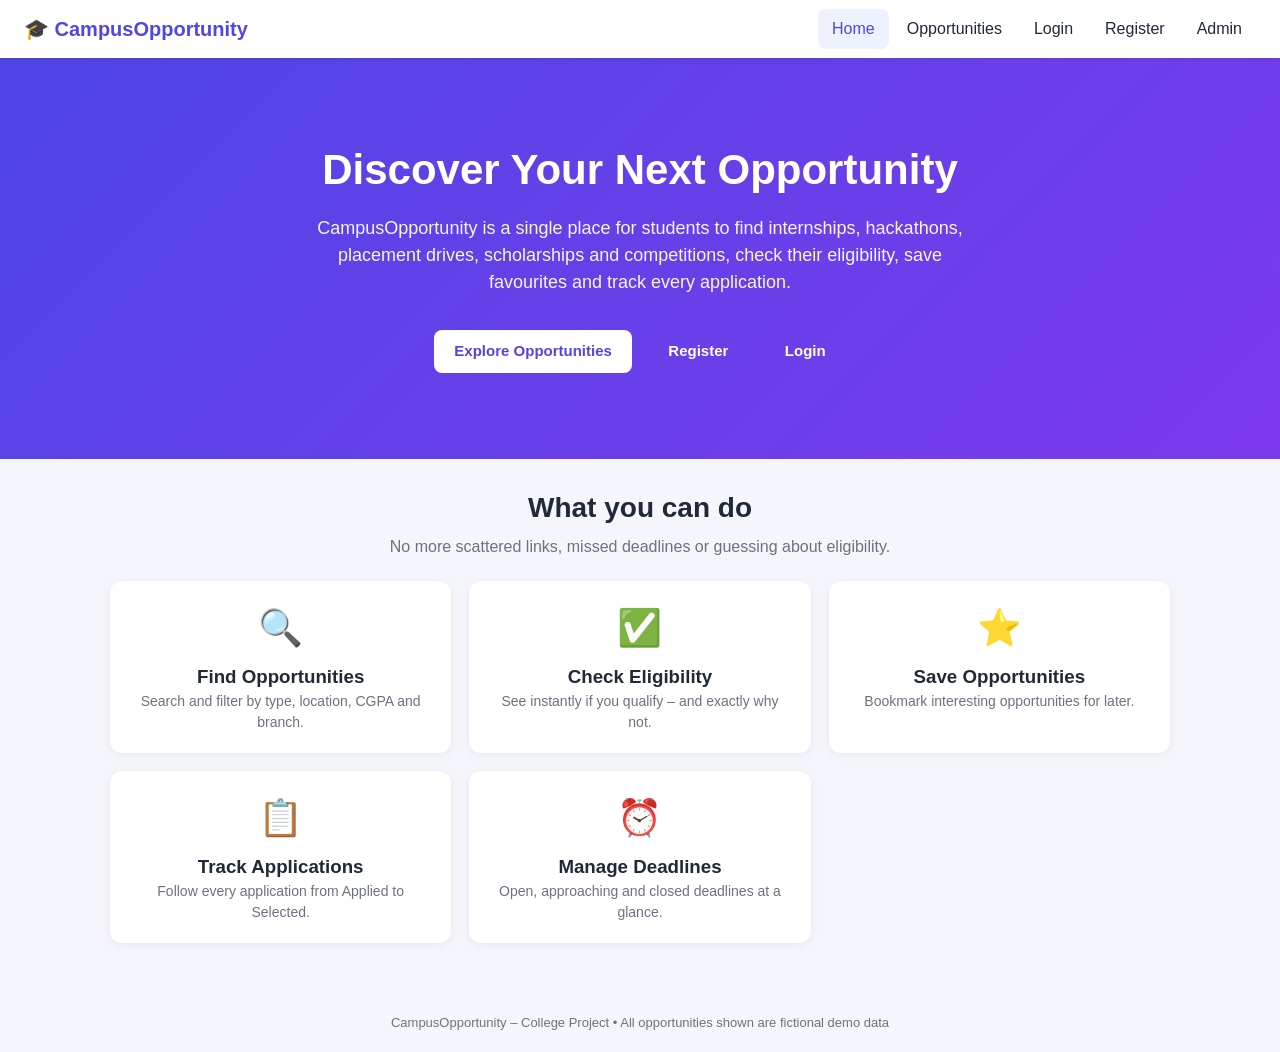
<file: index.html>
<!DOCTYPE html>
<html lang="en">
<head>
    <meta charset="UTF-8">
    <meta name="viewport" content="width=device-width, initial-scale=1.0">
    <title>Home - CampusOpportunity</title>
    <link rel="stylesheet" href="style.css">
</head>
<body>
<div id="navbar"></div>
<section class="hero">
    <h1>Discover Your Next Opportunity</h1>
    <p>CampusOpportunity is a single place for students to find internships, hackathons, placement drives,
       scholarships and competitions, check their eligibility, save favourites and track every application.</p>
    <a class="btn btn-white" href="opportunities.html">Explore Opportunities</a>
    <a class="btn btn-outline-white" href="register.html">Register</a>
    <a class="btn btn-outline-white" href="login.html">Login</a>
</section>

<div class="container">
    <h2 class="page-title" style="text-align:center">What you can do</h2>
    <p class="page-sub" style="text-align:center">No more scattered links, missed deadlines or guessing about eligibility.</p>
    <div class="grid">
        <div class="card feature-card"><div class="icon">🔍</div><h3>Find Opportunities</h3>
            <p>Search and filter by type, location, CGPA and branch.</p></div>
        <div class="card feature-card"><div class="icon">✅</div><h3>Check Eligibility</h3>
            <p>See instantly if you qualify – and exactly why not.</p></div>
        <div class="card feature-card"><div class="icon">⭐</div><h3>Save Opportunities</h3>
            <p>Bookmark interesting opportunities for later.</p></div>
        <div class="card feature-card"><div class="icon">📋</div><h3>Track Applications</h3>
            <p>Follow every application from Applied to Selected.</p></div>
        <div class="card feature-card"><div class="icon">⏰</div><h3>Manage Deadlines</h3>
            <p>Open, approaching and closed deadlines at a glance.</p></div>
    </div>
</div>
<footer>CampusOpportunity – College Project • All opportunities shown are fictional demo data</footer>
<script src="script.js"></script>
<script>
    renderNavbar("index.html");
    if (getStudent()) { /* already logged in: navbar shows dashboard links */ }
</script>
</body>
</html>
</file>
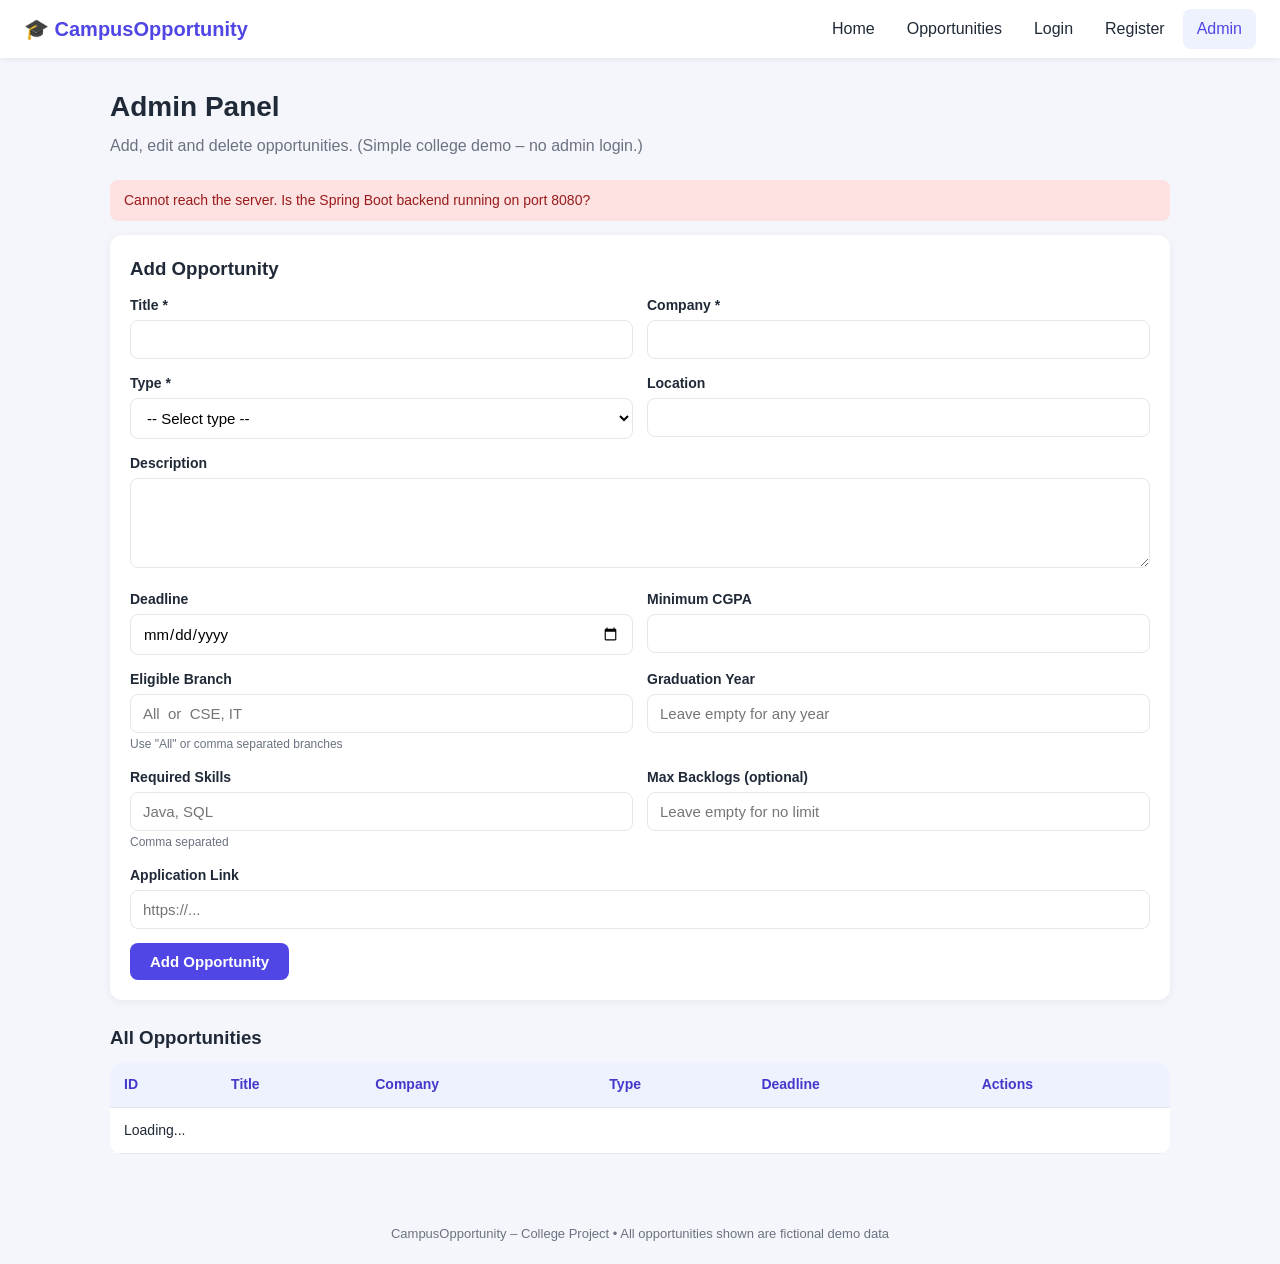
<file: admin.html>
<!DOCTYPE html>
<html lang="en">
<head>
    <meta charset="UTF-8">
    <meta name="viewport" content="width=device-width, initial-scale=1.0">
    <title>Admin - CampusOpportunity</title>
    <link rel="stylesheet" href="style.css">
</head>
<body>
<div id="navbar"></div>
<div class="container">
    <h2 class="page-title">Admin Panel</h2>
    <p class="page-sub">Add, edit and delete opportunities. (Simple college demo – no admin login.)</p>
    <div id="msg" class="message"></div>

    <div class="card" style="margin-bottom:24px">
        <h3 id="formTitle" style="margin-bottom:12px">Add Opportunity</h3>
        <input type="hidden" id="oppId">
        <div class="form-row">
            <div class="form-group"><label for="title">Title *</label><input type="text" id="title"></div>
            <div class="form-group"><label for="company">Company *</label><input type="text" id="company"></div>
        </div>
        <div class="form-row">
            <div class="form-group"><label for="type">Type *</label><select id="type"></select></div>
            <div class="form-group"><label for="location">Location</label><input type="text" id="location"></div>
        </div>
        <div class="form-group"><label for="description">Description</label><textarea id="description"></textarea></div>
        <div class="form-row">
            <div class="form-group"><label for="deadline">Deadline</label><input type="date" id="deadline"></div>
            <div class="form-group"><label for="minCgpa">Minimum CGPA</label><input type="number" id="minCgpa" step="0.1" min="0" max="10"></div>
        </div>
        <div class="form-row">
            <div class="form-group"><label for="eligibleBranch">Eligible Branch</label><input type="text" id="eligibleBranch" placeholder="All  or  CSE, IT">
                <div class="hint">Use "All" or comma separated branches</div></div>
            <div class="form-group"><label for="graduationYear">Graduation Year</label><input type="number" id="graduationYear" placeholder="Leave empty for any year"></div>
        </div>
        <div class="form-row">
            <div class="form-group"><label for="requiredSkills">Required Skills</label><input type="text" id="requiredSkills" placeholder="Java, SQL">
                <div class="hint">Comma separated</div></div>
            <div class="form-group"><label for="maxBacklogs">Max Backlogs (optional)</label><input type="number" id="maxBacklogs" min="0" placeholder="Leave empty for no limit"></div>
        </div>
        <div class="form-group"><label for="applicationLink">Application Link</label><input type="text" id="applicationLink" placeholder="https://..."></div>
        <button class="btn btn-primary" id="submitBtn" onclick="saveOpportunity()">Add Opportunity</button>
        <button class="btn btn-secondary" id="cancelBtn" style="display:none" onclick="resetForm()">Cancel Edit</button>
    </div>

    <h3 style="margin-bottom:10px">All Opportunities</h3>
    <div class="table-wrap">
        <table>
            <thead><tr><th>ID</th><th>Title</th><th>Company</th><th>Type</th><th>Deadline</th><th>Actions</th></tr></thead>
            <tbody id="rows"><tr><td colspan="6">Loading...</td></tr></tbody>
        </table>
    </div>
</div>
<footer>CampusOpportunity – College Project • All opportunities shown are fictional demo data</footer>
<script src="script.js"></script>
<script>
    renderNavbar("admin.html");
    fillTypeSelect("type", "-- Select type --");

    let allOpportunities = [];

    async function loadList() {
        try {
            allOpportunities = await apiRequest("/opportunities");
            let html = "";
            allOpportunities.forEach(o => {
                html += '<tr><td>' + o.id + '</td><td>' + esc(o.title) + '</td><td>' + esc(o.company) +
                    '</td><td><span class="badge type-' + esc(o.type) + '">' + esc(o.type) + '</span></td><td>' +
                    formatDate(o.deadline) + ' ' + deadlineBadge(o.deadline) + '</td><td>' +
                    '<button class="btn btn-secondary btn-sm" onclick="editOpportunity(' + o.id + ')">Edit Opportunity</button> ' +
                    '<button class="btn btn-danger btn-sm" onclick="deleteOpportunity(' + o.id + ')">Delete Opportunity</button>' +
                    '</td></tr>';
            });
            document.getElementById("rows").innerHTML = html || '<tr><td colspan="6" class="empty">No opportunities</td></tr>';
        } catch (e) {
            showMessage("msg", e.message);
        }
    }

    function val(id) { return document.getElementById(id).value.trim(); }

    // Add (no id) or update (id filled by Edit)
    async function saveOpportunity() {
        hideMessage("msg");
        const data = {
            title: val("title"),
            company: val("company"),
            type: val("type"),
            description: val("description"),
            location: val("location"),
            deadline: val("deadline") || null,
            minCgpa: parseFloat(val("minCgpa")) || 0,
            eligibleBranch: val("eligibleBranch") || "All",
            graduationYear: parseInt(val("graduationYear")) || null,
            requiredSkills: val("requiredSkills"),
            applicationLink: val("applicationLink"),
            maxBacklogs: val("maxBacklogs") === "" ? null : parseInt(val("maxBacklogs"))
        };
        if (!data.title || !data.company || !data.type) {
            showMessage("msg", "Title, company and type are required");
            return;
        }
        const id = val("oppId");
        try {
            if (id) {
                await apiRequest("/opportunities/" + id, "PUT", data);
                showMessage("msg", "Opportunity updated", "success");
            } else {
                await apiRequest("/opportunities", "POST", data);
                showMessage("msg", "Opportunity added", "success");
            }
            resetForm();
            loadList();
        } catch (e) {
            showMessage("msg", e.message);
        }
    }

    function editOpportunity(id) {
        const o = allOpportunities.find(x => x.id === id);
        if (!o) return;
        document.getElementById("oppId").value = o.id;
        document.getElementById("title").value = o.title || "";
        document.getElementById("company").value = o.company || "";
        document.getElementById("type").value = o.type || "";
        document.getElementById("description").value = o.description || "";
        document.getElementById("location").value = o.location || "";
        document.getElementById("deadline").value = o.deadline || "";
        document.getElementById("minCgpa").value = o.minCgpa ?? "";
        document.getElementById("eligibleBranch").value = o.eligibleBranch || "";
        document.getElementById("graduationYear").value = o.graduationYear ?? "";
        document.getElementById("requiredSkills").value = o.requiredSkills || "";
        document.getElementById("maxBacklogs").value = o.maxBacklogs ?? "";
        document.getElementById("applicationLink").value = o.applicationLink || "";
        document.getElementById("formTitle").textContent = "Edit Opportunity #" + o.id;
        document.getElementById("submitBtn").textContent = "Save Changes";
        document.getElementById("cancelBtn").style.display = "inline-block";
        window.scrollTo({ top: 0, behavior: "smooth" });
    }

    async function deleteOpportunity(id) {
        if (!confirm("Delete this opportunity? Related applications and saved entries will also be removed.")) return;
        try {
            await apiRequest("/opportunities/" + id, "DELETE");
            showMessage("msg", "Opportunity deleted", "success");
            loadList();
        } catch (e) {
            showMessage("msg", e.message);
        }
    }

    function resetForm() {
        ["oppId", "title", "company", "type", "description", "location", "deadline", "minCgpa",
         "eligibleBranch", "graduationYear", "requiredSkills", "maxBacklogs", "applicationLink"]
            .forEach(id => document.getElementById(id).value = "");
        document.getElementById("formTitle").textContent = "Add Opportunity";
        document.getElementById("submitBtn").textContent = "Add Opportunity";
        document.getElementById("cancelBtn").style.display = "none";
    }

    loadList();
</script>
</body>
</html>
</file>
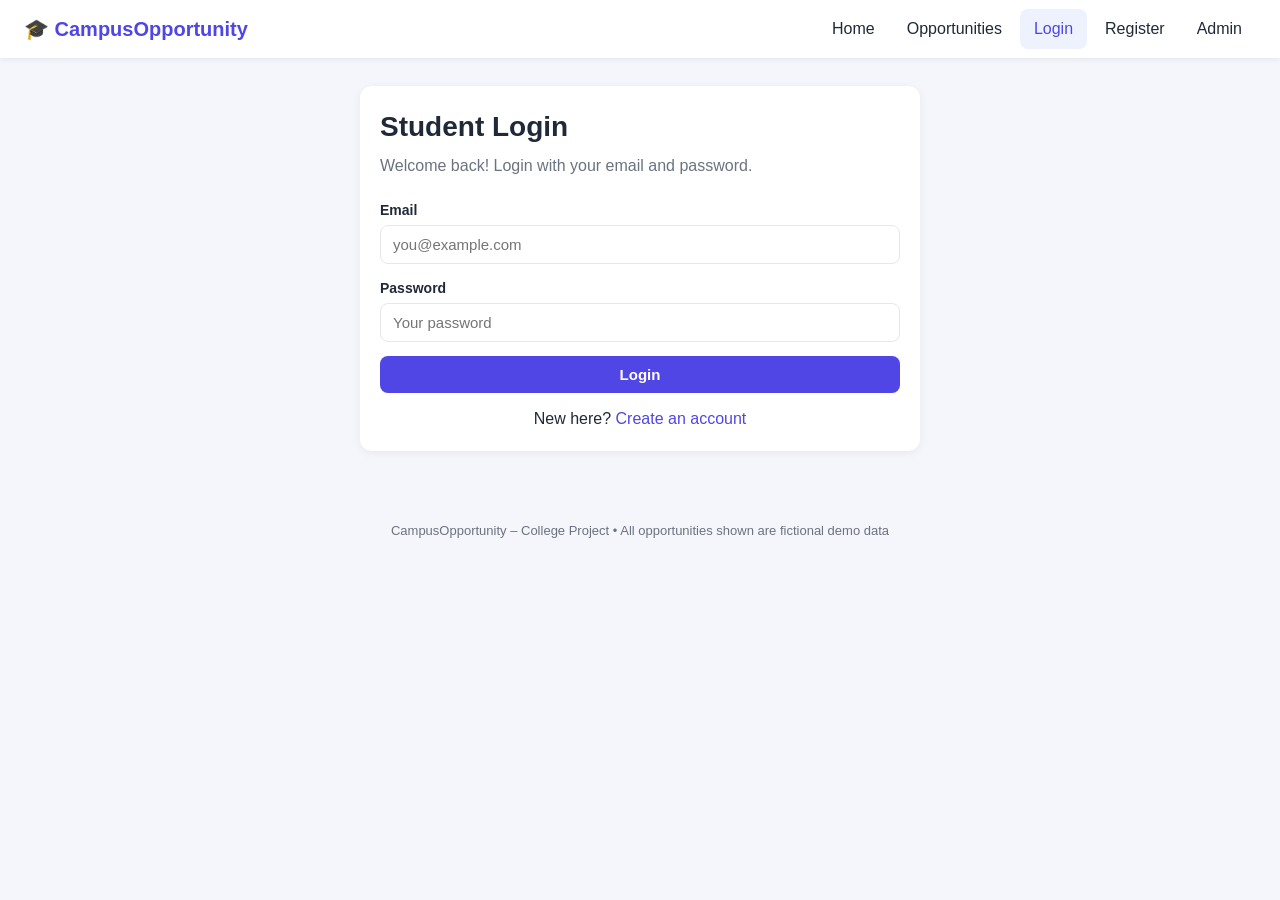
<file: applications.html>
<!DOCTYPE html>
<html lang="en">
<head>
    <meta charset="UTF-8">
    <meta name="viewport" content="width=device-width, initial-scale=1.0">
    <title>Applications - CampusOpportunity</title>
    <link rel="stylesheet" href="style.css">
</head>
<body>
<div id="navbar"></div>
<div class="container">
    <h2 class="page-title">My Applications</h2>
    <p class="page-sub">Track the status of every opportunity you applied for.</p>
    <div id="msg" class="message"></div>
    <div class="table-wrap">
        <table>
            <thead><tr><th>Opportunity</th><th>Company</th><th>Applied Date</th><th>Current Status</th></tr></thead>
            <tbody id="rows"><tr><td colspan="4">Loading...</td></tr></tbody>
        </table>
    </div>
    <div class="card" style="margin-top:22px">
        <h3>Update status (demo)</h3>
        <p class="hint" style="margin-bottom:10px">In a real system the company/admin updates this. Here you can change it to demonstrate the status flow.</p>
        <div class="form-row">
            <div><label for="appSelect">Application</label><select id="appSelect"></select></div>
            <div><label for="statusSelect">New status</label><select id="statusSelect"></select></div>
        </div>
        <button class="btn btn-primary btn-sm" style="margin-top:12px" onclick="updateStatus()">Update Status</button>
    </div>
</div>
<footer>CampusOpportunity – College Project • All opportunities shown are fictional demo data</footer>
<script src="script.js"></script>
<script>
    const student = requireLogin();
    renderNavbar("applications.html");

    document.getElementById("statusSelect").innerHTML =
        STATUSES.map(s => '<option value="' + s + '">' + s + '</option>').join("");

    async function loadApplications() {
        try {
            const apps = await apiRequest("/applications/student/" + student.id);
            let html = "";
            apps.forEach(a => {
                html += '<tr><td><a href="opportunity-details.html?id=' + a.opportunityId + '">' + esc(a.opportunityTitle) +
                    '</a></td><td>' + esc(a.company) + '</td><td>' + formatDate(a.appliedDate) +
                    '</td><td>' + statusBadge(a.status) + '</td></tr>';
            });
            document.getElementById("rows").innerHTML = html ||
                '<tr><td colspan="4" class="empty">No applications yet. <a href="opportunities.html">Browse opportunities</a></td></tr>';

            document.getElementById("appSelect").innerHTML = apps.map(a =>
                '<option value="' + a.id + '">' + esc(a.opportunityTitle) + ' (' + esc(a.status) + ')</option>').join("");
        } catch (e) {
            showMessage("msg", e.message);
        }
    }

    async function updateStatus() {
        hideMessage("msg");
        const id = document.getElementById("appSelect").value;
        if (!id) { showMessage("msg", "You have no applications to update"); return; }
        try {
            await apiRequest("/applications/" + id + "/status", "PUT",
                { status: document.getElementById("statusSelect").value });
            showMessage("msg", "Status updated", "success");
            loadApplications();
        } catch (e) {
            showMessage("msg", e.message);
        }
    }

    if (student) loadApplications();
</script>
</body>
</html>
</file>
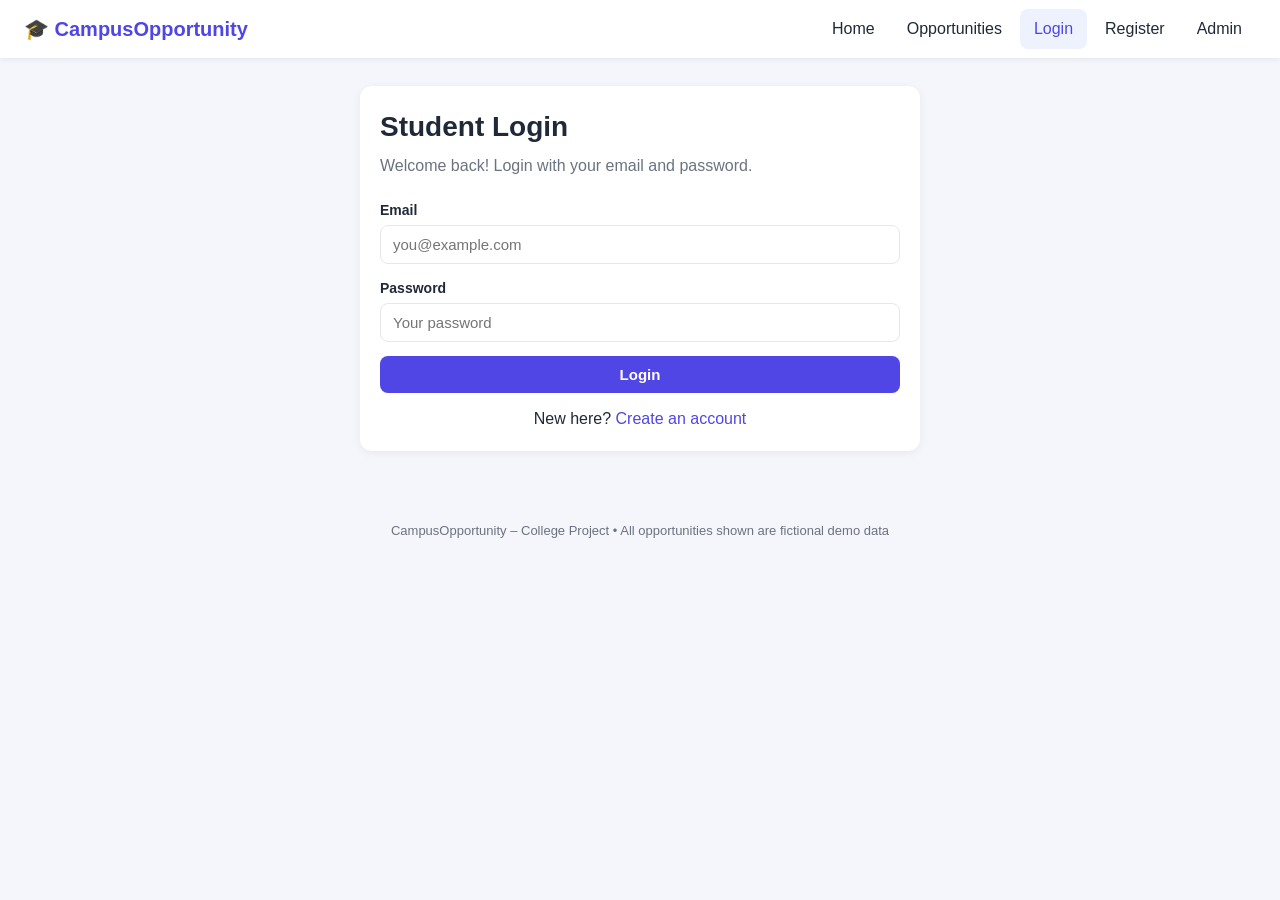
<file: dashboard.html>
<!DOCTYPE html>
<html lang="en">
<head>
    <meta charset="UTF-8">
    <meta name="viewport" content="width=device-width, initial-scale=1.0">
    <title>Dashboard - CampusOpportunity</title>
    <link rel="stylesheet" href="style.css">
</head>
<body>
<div id="navbar"></div>
<div class="container">
    <h2 class="page-title" id="welcome">Welcome</h2>
    <p class="page-sub">Here is a quick overview of your opportunities.</p>
    <div id="msg" class="message"></div>

    <div class="stats">
        <div class="card stat"><div class="number" id="statTotal">0</div><div class="label">Total Opportunities</div></div>
        <div class="card stat"><div class="number" id="statSaved">0</div><div class="label">Saved Opportunities</div></div>
        <div class="card stat"><div class="number" id="statApplied">0</div><div class="label">Applied Opportunities</div></div>
        <div class="card stat"><div class="number" id="statSelected">0</div><div class="label">Selected Opportunities</div></div>
    </div>

    <div class="two-col">
        <div class="card"><h3>⏰ Upcoming Deadlines</h3><div id="deadlines">Loading...</div></div>
        <div class="card"><h3>📋 Recent Applications</h3><div id="recent">Loading...</div></div>
    </div>
</div>
<footer>CampusOpportunity – College Project • All opportunities shown are fictional demo data</footer>
<script src="script.js"></script>
<script>
    const student = requireLogin();
    renderNavbar("dashboard.html");

    async function loadDashboard() {
        document.getElementById("welcome").textContent = "Welcome, " + student.name + "! 👋";
        try {
            const opportunities = await apiRequest("/opportunities");
            const saved = await apiRequest("/saved/student/" + student.id);
            const applications = await apiRequest("/applications/student/" + student.id);

            document.getElementById("statTotal").textContent = opportunities.length;
            document.getElementById("statSaved").textContent = saved.length;
            document.getElementById("statApplied").textContent = applications.length;
            document.getElementById("statSelected").textContent =
                applications.filter(a => a.status === "Selected").length;

            // upcoming deadlines: not closed, nearest first, top 5
            const upcoming = opportunities
                .filter(o => o.deadline && getDeadlineStatus(o.deadline).text !== "Closed")
                .sort((a, b) => a.deadline.localeCompare(b.deadline))
                .slice(0, 5);
            let html = "";
            upcoming.forEach(o => {
                html += '<div class="list-item"><div><a href="opportunity-details.html?id=' + o.id + '">' +
                    esc(o.title) + '</a><br><small>' + formatDate(o.deadline) + '</small></div>' +
                    deadlineBadge(o.deadline) + '</div>';
            });
            document.getElementById("deadlines").innerHTML = html || "<p class='empty'>No upcoming deadlines</p>";

            // recent applications: newest first, top 5
            const recent = applications.slice().sort((a, b) => b.id - a.id).slice(0, 5);
            html = "";
            recent.forEach(a => {
                html += '<div class="list-item"><div><a href="opportunity-details.html?id=' + a.opportunityId + '">' +
                    esc(a.opportunityTitle) + '</a><br><small>' + esc(a.company) + ' • ' +
                    formatDate(a.appliedDate) + '</small></div>' + statusBadge(a.status) + '</div>';
            });
            document.getElementById("recent").innerHTML = html ||
                "<p class='empty'>No applications yet. <a href='opportunities.html'>Browse opportunities</a></p>";
        } catch (e) {
            showMessage("msg", e.message);
        }
    }
    if (student) loadDashboard();
</script>
</body>
</html>
</file>
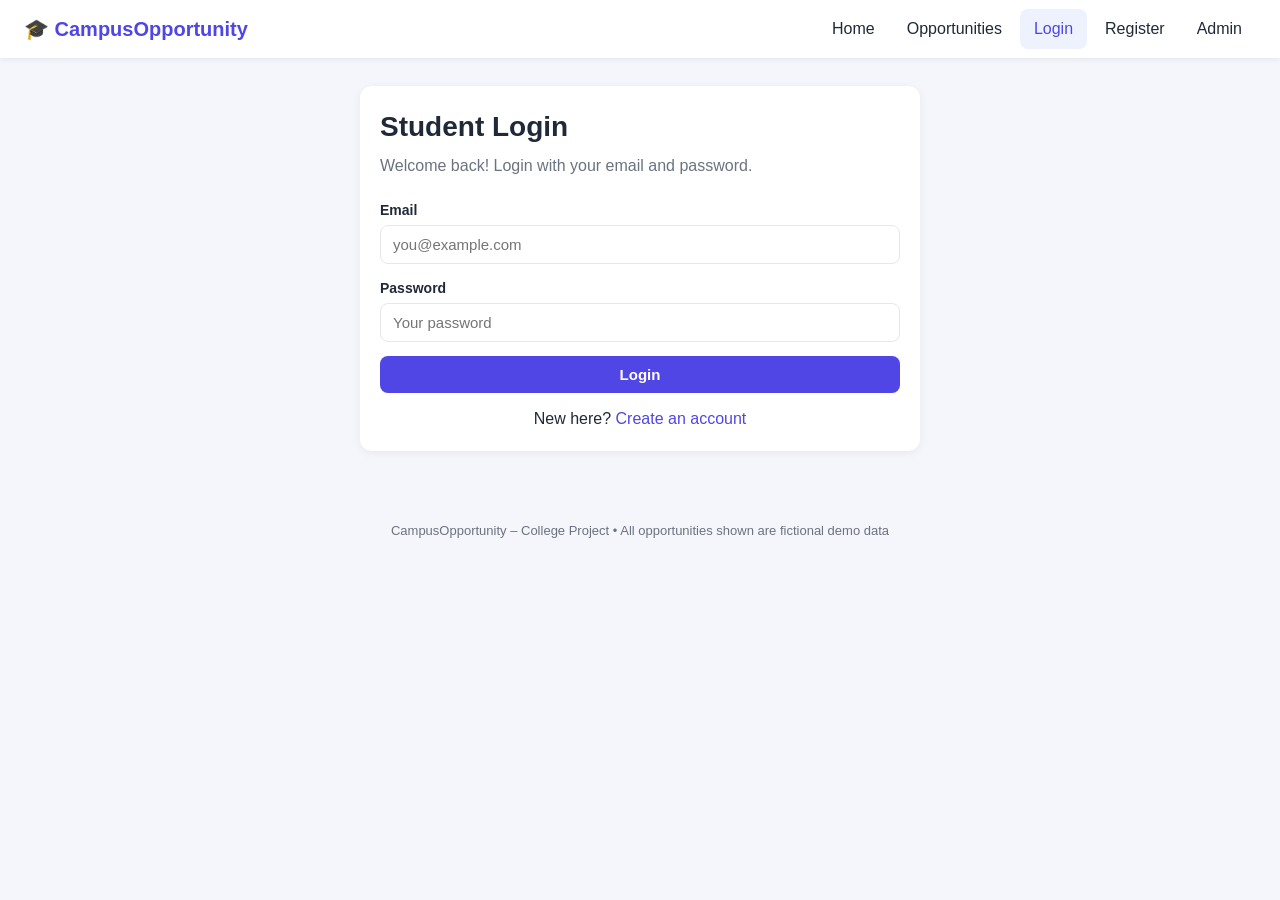
<file: eligibility.html>
<!DOCTYPE html>
<html lang="en">
<head>
    <meta charset="UTF-8">
    <meta name="viewport" content="width=device-width, initial-scale=1.0">
    <title>Eligibility - CampusOpportunity</title>
    <link rel="stylesheet" href="style.css">
</head>
<body>
<div id="navbar"></div>
<div class="container">
    <a href="#" id="backLink">← Back to opportunity</a>
    <h2 class="page-title" style="margin-top:12px">Eligibility Check</h2>
    <p class="page-sub" id="oppName"></p>
    <div id="msg" class="message"></div>
    <div id="result">Checking...</div>
</div>
<footer>CampusOpportunity – College Project • All opportunities shown are fictional demo data</footer>
<script src="script.js"></script>
<script>
    const student = requireLogin();
    renderNavbar("opportunities.html");
    const opportunityId = getParam("id");
    document.getElementById("backLink").href = "opportunity-details.html?id=" + opportunityId;

    async function checkEligibility() {
        try {
            const opp = await apiRequest("/opportunities/" + opportunityId);
            document.getElementById("oppName").textContent = opp.title + " – " + opp.company;

            const result = await apiRequest("/opportunities/" + opportunityId + "/eligibility/" + student.id);
            let html;
            if (result.eligible) {
                html = '<div class="result-box result-ok"><h2>✅ Eligible</h2>' +
                    '<p>You are eligible for this opportunity.</p></div>';
            } else {
                html = '<div class="result-box result-no"><h2>❌ Not Eligible</h2>' +
                    '<p>You do not meet the following requirements:</p><ul class="reason-list">';
                result.reasons.forEach(r => { html += '<li>❌ ' + esc(r) + '</li>'; });
                html += '</ul><p style="margin-top:14px"><a href="profile.html">Update your profile</a> if your details have changed.</p></div>';
            }
            document.getElementById("result").innerHTML = html;
        } catch (e) {
            document.getElementById("result").innerHTML = "";
            showMessage("msg", e.message);
        }
    }
    if (student) checkEligibility();
</script>
</body>
</html>
</file>
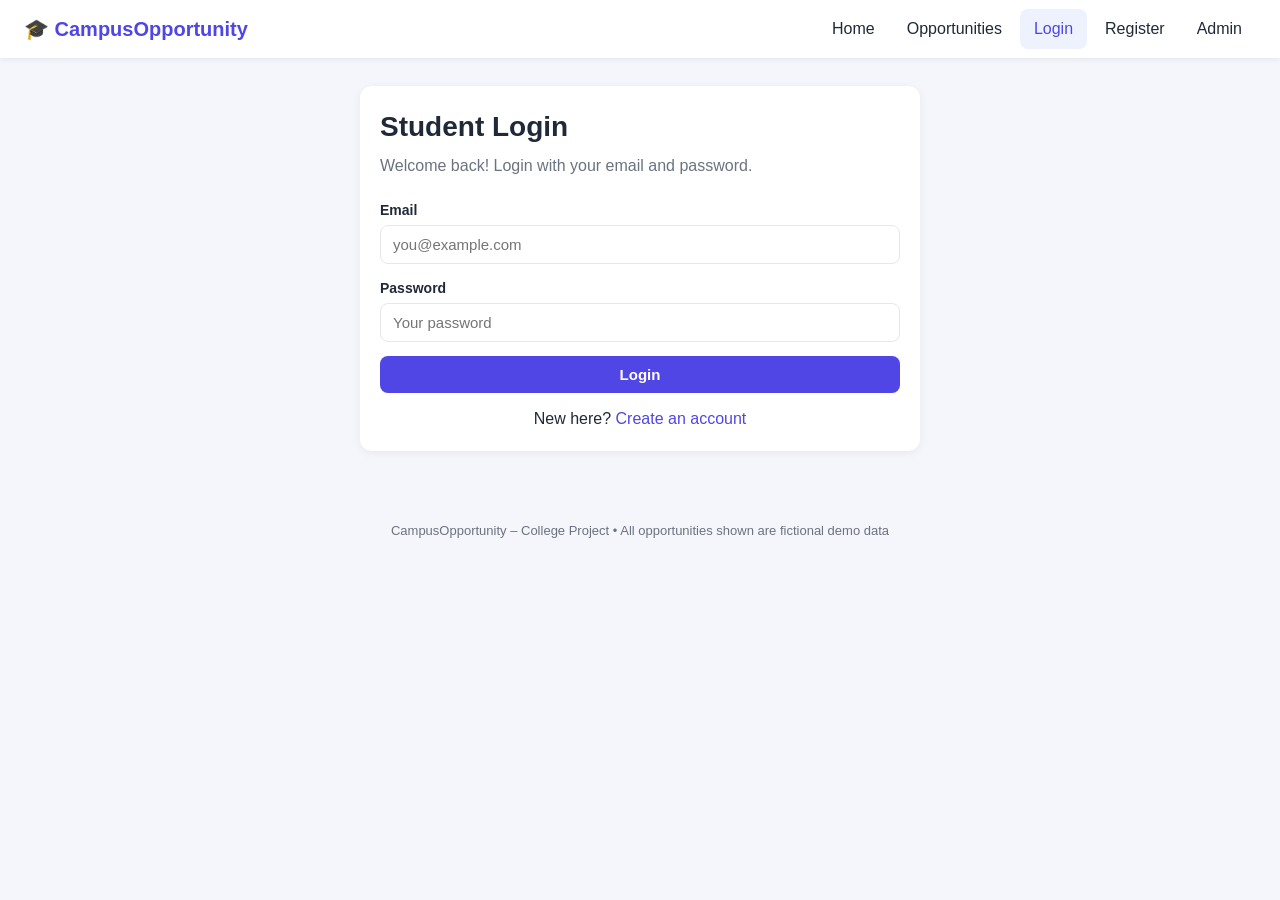
<file: login.html>
<!DOCTYPE html>
<html lang="en">
<head>
    <meta charset="UTF-8">
    <meta name="viewport" content="width=device-width, initial-scale=1.0">
    <title>Login - CampusOpportunity</title>
    <link rel="stylesheet" href="style.css">
</head>
<body>
<div id="navbar"></div>
<div class="container">
    <div class="card form-card">
        <h2 class="page-title">Student Login</h2>
        <p class="page-sub">Welcome back! Login with your email and password.</p>
        <div id="msg" class="message"></div>
        <div class="form-group"><label for="email">Email</label>
            <input type="email" id="email" placeholder="you@example.com"></div>
        <div class="form-group"><label for="password">Password</label>
            <input type="password" id="password" placeholder="Your password"></div>
        <button class="btn btn-primary" style="width:100%" onclick="login()">Login</button>
        <p style="margin-top:14px;text-align:center">New here? <a href="register.html">Create an account</a></p>
    </div>
</div>
<footer>CampusOpportunity – College Project • All opportunities shown are fictional demo data</footer>
<script src="script.js"></script>
<script>
    renderNavbar("login.html");

    async function login() {
        hideMessage("msg");
        const email = document.getElementById("email").value.trim();
        const password = document.getElementById("password").value;
        if (!email || !password) { showMessage("msg", "Please enter email and password"); return; }

        try {
            const student = await apiRequest("/students/login", "POST", { email: email, password: password });
            saveStudent(student);
            window.location.href = "dashboard.html";
        } catch (e) {
            showMessage("msg", e.message);
        }
    }

    document.getElementById("password").addEventListener("keydown", e => { if (e.key === "Enter") login(); });
</script>
</body>
</html>
</file>
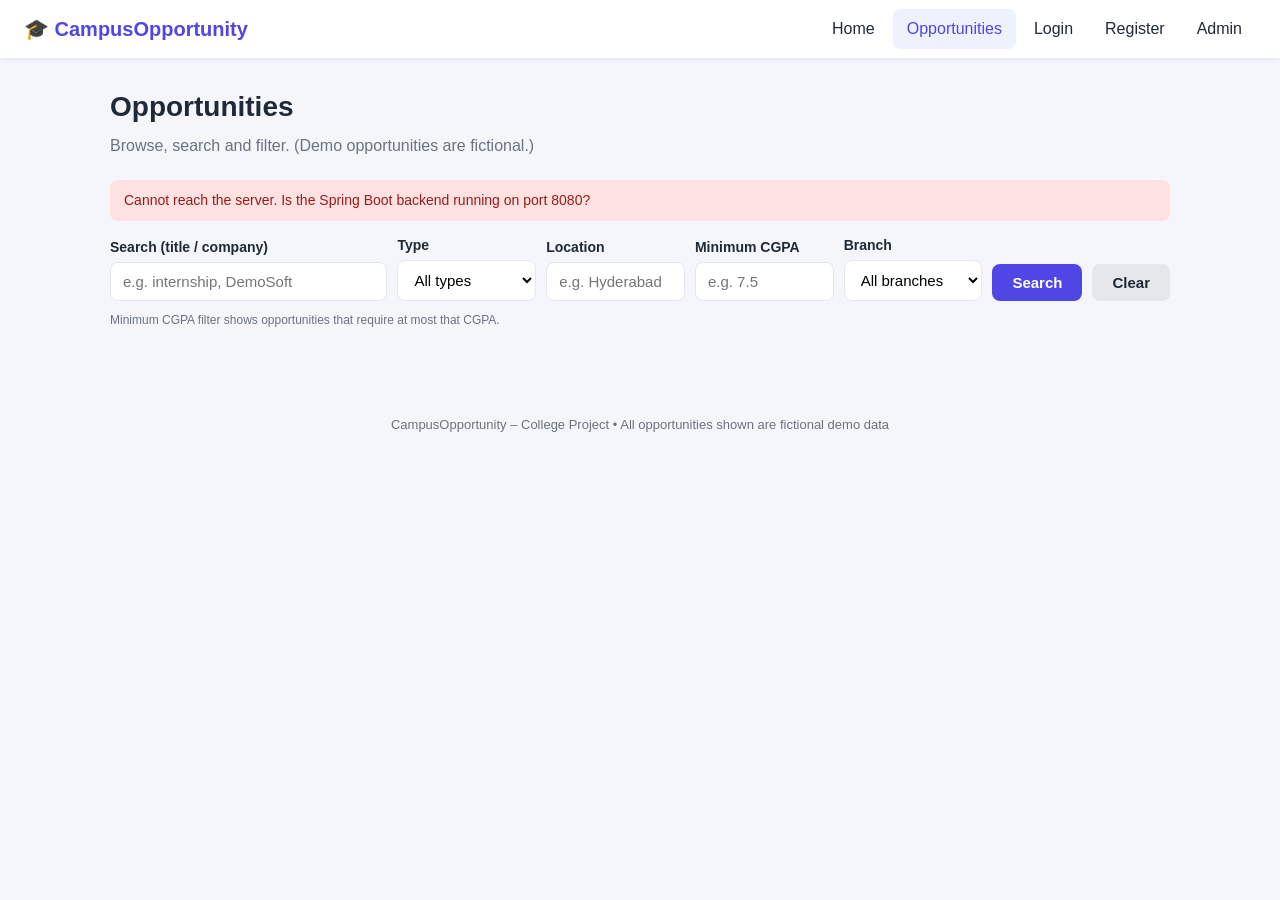
<file: opportunities.html>
<!DOCTYPE html>
<html lang="en">
<head>
    <meta charset="UTF-8">
    <meta name="viewport" content="width=device-width, initial-scale=1.0">
    <title>Opportunities - CampusOpportunity</title>
    <link rel="stylesheet" href="style.css">
</head>
<body>
<div id="navbar"></div>
<div class="container">
    <h2 class="page-title">Opportunities</h2>
    <p class="page-sub">Browse, search and filter. (Demo opportunities are fictional.)</p>
    <div id="msg" class="message"></div>

    <div class="filters">
        <div><label for="search">Search (title / company)</label>
            <input type="text" id="search" placeholder="e.g. internship, DemoSoft"></div>
        <div><label for="type">Type</label><select id="type"></select></div>
        <div><label for="location">Location</label><input type="text" id="location" placeholder="e.g. Hyderabad"></div>
        <div><label for="minCgpa">Minimum CGPA</label>
            <input type="number" id="minCgpa" step="0.1" min="0" max="10" placeholder="e.g. 7.5"></div>
        <div><label for="branch">Branch</label><select id="branch"></select></div>
        <button class="btn btn-primary" onclick="loadOpportunities()">Search</button>
        <button class="btn btn-secondary" onclick="clearFilters()">Clear</button>
    </div>
    <div class="hint" style="margin:-12px 0 16px">Minimum CGPA filter shows opportunities that require at most that CGPA.</div>

    <div class="grid" id="list">Loading...</div>
</div>
<footer>CampusOpportunity – College Project • All opportunities shown are fictional demo data</footer>
<script src="script.js"></script>
<script>
    renderNavbar("opportunities.html");
    fillTypeSelect("type", "All types");
    fillBranchSelect("branch", "All branches");

    async function loadOpportunities() {
        hideMessage("msg");
        const params = new URLSearchParams();
        const search = document.getElementById("search").value.trim();
        const type = document.getElementById("type").value;
        const location = document.getElementById("location").value.trim();
        const minCgpa = document.getElementById("minCgpa").value;
        const branch = document.getElementById("branch").value;

        if (search) params.append("search", search);
        if (type) params.append("type", type);
        if (location) params.append("location", location);
        if (minCgpa) params.append("minCgpa", minCgpa);
        if (branch) params.append("branch", branch);

        try {
            const list = await apiRequest("/opportunities?" + params.toString());
            let html = "";
            list.forEach(o => { html += opportunityCard(o); });
            document.getElementById("list").innerHTML = html || '<div class="empty">No opportunities found.</div>';
        } catch (e) {
            document.getElementById("list").innerHTML = "";
            showMessage("msg", e.message);
        }
    }

    function clearFilters() {
        ["search", "type", "location", "minCgpa", "branch"].forEach(id => document.getElementById(id).value = "");
        loadOpportunities();
    }

    document.getElementById("search").addEventListener("keydown", e => { if (e.key === "Enter") loadOpportunities(); });
    loadOpportunities();
</script>
</body>
</html>
</file>
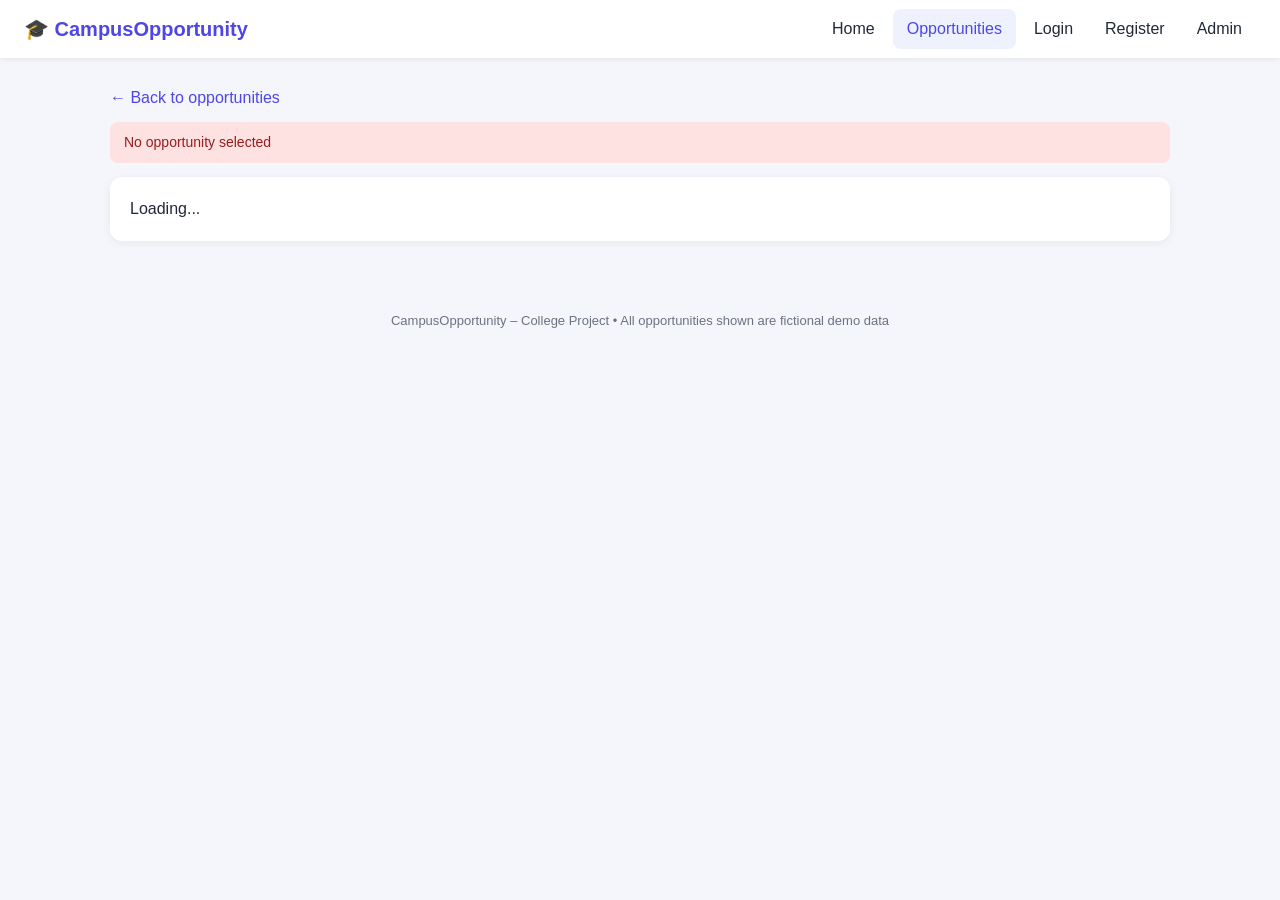
<file: opportunity-details.html>
<!DOCTYPE html>
<html lang="en">
<head>
    <meta charset="UTF-8">
    <meta name="viewport" content="width=device-width, initial-scale=1.0">
    <title>Opportunity Details - CampusOpportunity</title>
    <link rel="stylesheet" href="style.css">
</head>
<body>
<div id="navbar"></div>
<div class="container">
    <a href="opportunities.html">← Back to opportunities</a>
    <div id="msg" class="message" style="margin-top:12px"></div>
    <div class="card" style="margin-top:14px" id="details">Loading...</div>
</div>
<footer>CampusOpportunity – College Project • All opportunities shown are fictional demo data</footer>
<script src="script.js"></script>
<script>
    renderNavbar("opportunities.html");
    const student = getStudent();
    const opportunityId = getParam("id");
    let savedId = null;   // id of the SavedOpportunity row, if this opportunity is saved

    async function loadDetails() {
        if (!opportunityId) { showMessage("msg", "No opportunity selected"); return; }
        try {
            const o = await apiRequest("/opportunities/" + opportunityId);

            if (student) {
                const saved = await apiRequest("/saved/student/" + student.id);
                const found = saved.find(s => s.opportunity.id === o.id);
                savedId = found ? found.id : null;
            }

            const skills = splitSkills(o.requiredSkills).map(s => '<span class="badge">' + esc(s) + '</span>').join(" ");
            const link = o.applicationLink
                ? '<a href="' + esc(o.applicationLink) + '" target="_blank" rel="noopener">' + esc(o.applicationLink) + '</a>'
                : "Not provided";

            document.getElementById("details").innerHTML =
                '<div class="card-top"><span class="badge type-' + esc(o.type) + '">' + esc(o.type) + '</span>' +
                deadlineBadge(o.deadline) + '</div>' +
                '<h2 style="margin:10px 0 2px">' + esc(o.title) + '</h2>' +
                '<p class="company">' + esc(o.company) + '</p>' +
                row("Description", esc(o.description || "Not provided")) +
                row("Location", esc(o.location || "Not specified")) +
                row("Deadline", formatDate(o.deadline)) +
                row("Minimum CGPA", o.minCgpa ? esc(o.minCgpa) : "None") +
                row("Eligible Branch", esc(o.eligibleBranch || "All")) +
                row("Graduation Year", o.graduationYear ? esc(o.graduationYear) : "Any") +
                row("Required Skills", skills || "None") +
                (o.maxBacklogs !== null && o.maxBacklogs !== undefined ? row("Max Backlogs", esc(o.maxBacklogs)) : "") +
                row("Application Link", link) +
                '<div class="detail-actions">' +
                '<button class="btn btn-primary" onclick="checkEligibility()">Check Eligibility</button>' +
                '<button class="btn btn-secondary" id="saveBtn" onclick="toggleSave()">' + saveLabel() + '</button>' +
                '<button class="btn btn-success" onclick="applyNow()">Apply</button>' +
                '</div>';
        } catch (e) {
            document.getElementById("details").innerHTML = "";
            showMessage("msg", e.message);
        }
    }

    function row(label, valueHtml) {
        return '<div class="detail-row"><div class="k">' + label + '</div><div>' + valueHtml + '</div></div>';
    }

    function saveLabel() { return savedId ? "★ Saved (click to remove)" : "☆ Save Opportunity"; }

    function needLogin() {
        if (!student) {
            alert("Please login first.");
            window.location.href = "login.html";
            return true;
        }
        return false;
    }

    function checkEligibility() {
        if (needLogin()) return;
        window.location.href = "eligibility.html?id=" + opportunityId;
    }

    async function toggleSave() {
        if (needLogin()) return;
        hideMessage("msg");
        try {
            if (savedId) {
                await apiRequest("/saved/" + savedId, "DELETE");
                savedId = null;
                showMessage("msg", "Removed from saved", "success");
            } else {
                const saved = await apiRequest("/saved", "POST",
                    { studentId: student.id, opportunityId: Number(opportunityId) });
                savedId = saved.id;
                showMessage("msg", "Opportunity saved!", "success");
            }
            document.getElementById("saveBtn").textContent = saveLabel();
        } catch (e) {
            showMessage("msg", e.message);
        }
    }

    async function applyNow() {
        if (needLogin()) return;
        hideMessage("msg");
        try {
            // warn the student if they are not eligible, but let them decide
            const result = await apiRequest("/opportunities/" + opportunityId + "/eligibility/" + student.id);
            if (!result.eligible) {
                const ok = confirm("You may not be eligible:\n\n- " + result.reasons.join("\n- ") +
                    "\n\nDo you still want to apply?");
                if (!ok) return;
            }
            await apiRequest("/applications", "POST",
                { studentId: student.id, opportunityId: Number(opportunityId) });
            showMessage("msg", "Application submitted! Track it on the Applications page.", "success");
        } catch (e) {
            showMessage("msg", e.message);
        }
    }

    loadDetails();
</script>
</body>
</html>
</file>
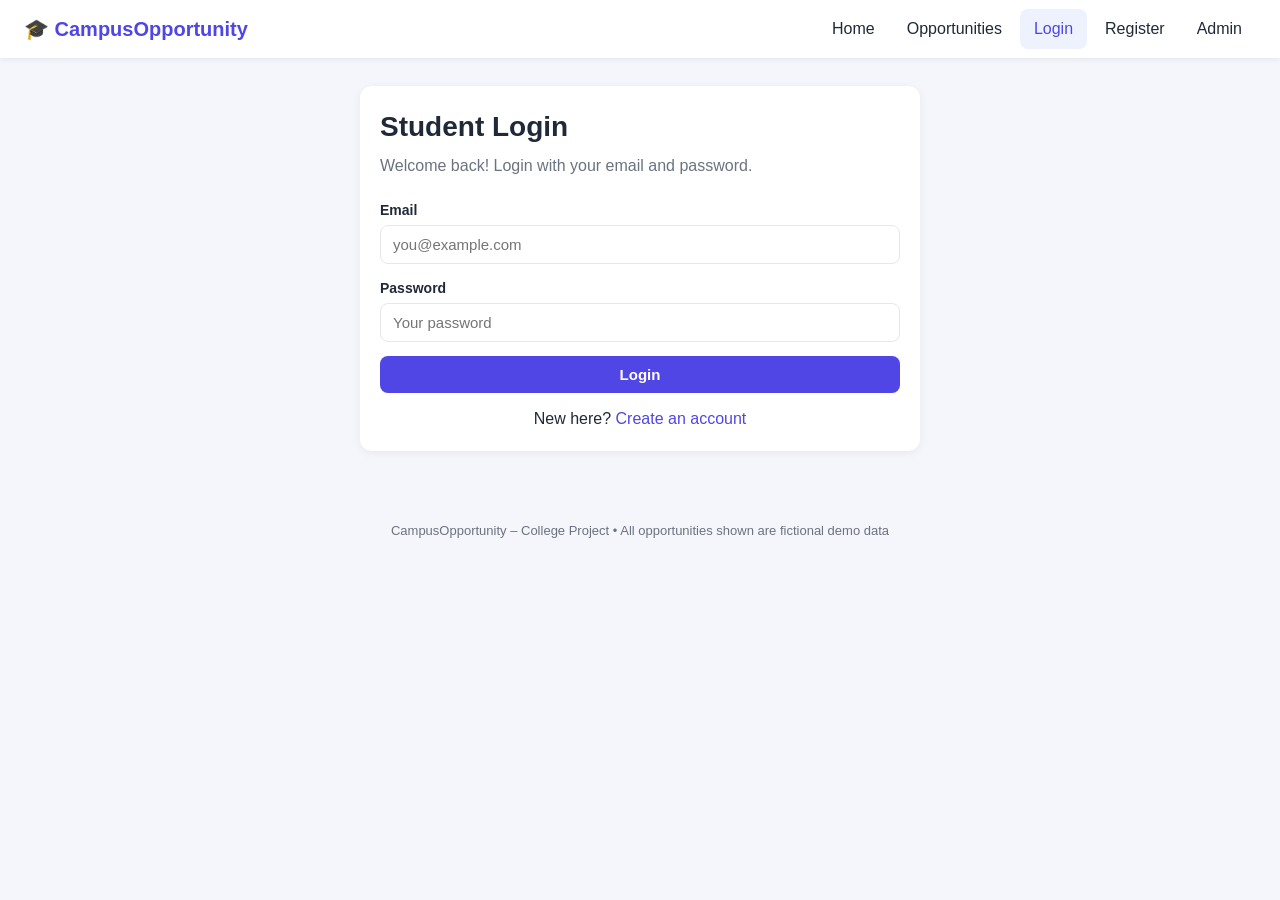
<file: profile.html>
<!DOCTYPE html>
<html lang="en">
<head>
    <meta charset="UTF-8">
    <meta name="viewport" content="width=device-width, initial-scale=1.0">
    <title>Profile - CampusOpportunity</title>
    <link rel="stylesheet" href="style.css">
</head>
<body>
<div id="navbar"></div>
<div class="container">
    <div class="card form-card form-wide">
        <h2 class="page-title">My Profile</h2>
        <p class="page-sub">Keep your profile updated – eligibility is checked using these details.</p>
        <div id="msg" class="message"></div>
        <div class="form-row">
            <div class="form-group"><label for="name">Name</label><input type="text" id="name"></div>
            <div class="form-group"><label for="email">Email (cannot be changed)</label><input type="email" id="email" readonly></div>
        </div>
        <div class="form-row">
            <div class="form-group"><label for="branch">Branch</label><select id="branch"></select></div>
            <div class="form-group"><label for="cgpa">CGPA</label><input type="number" id="cgpa" step="0.01" min="0" max="10"></div>
        </div>
        <div class="form-row">
            <div class="form-group"><label for="graduationYear">Graduation Year</label><input type="number" id="graduationYear"></div>
            <div class="form-group"><label for="backlogs">Backlogs</label><input type="number" id="backlogs" min="0"></div>
        </div>
        <div class="form-group"><label for="skills">Skills</label><input type="text" id="skills" placeholder="Java, SQL, HTML">
            <div class="hint">Separate skills with commas</div></div>
        <div class="form-group"><label for="interests">Interests</label><input type="text" id="interests"></div>
        <button class="btn btn-primary" onclick="updateProfile()">Update Profile</button>
    </div>
</div>
<footer>CampusOpportunity – College Project • All opportunities shown are fictional demo data</footer>
<script src="script.js"></script>
<script>
    const student = requireLogin();
    renderNavbar("profile.html");
    fillBranchSelect("branch", "-- Select branch --");

    async function loadProfile() {
        try {
            // get the latest data from the server (and refresh localStorage)
            const s = await apiRequest("/students/" + student.id);
            saveStudent(s);
            document.getElementById("name").value = s.name || "";
            document.getElementById("email").value = s.email || "";
            document.getElementById("branch").value = s.branch || "";
            document.getElementById("cgpa").value = s.cgpa ?? "";
            document.getElementById("graduationYear").value = s.graduationYear ?? "";
            document.getElementById("backlogs").value = s.backlogs ?? 0;
            document.getElementById("skills").value = s.skills || "";
            document.getElementById("interests").value = s.interests || "";
        } catch (e) {
            showMessage("msg", e.message);
        }
    }

    async function updateProfile() {
        hideMessage("msg");
        const data = {
            name: document.getElementById("name").value.trim(),
            branch: document.getElementById("branch").value,
            cgpa: parseFloat(document.getElementById("cgpa").value) || 0,
            graduationYear: parseInt(document.getElementById("graduationYear").value) || null,
            skills: document.getElementById("skills").value.trim(),
            interests: document.getElementById("interests").value.trim(),
            backlogs: parseInt(document.getElementById("backlogs").value) || 0
        };
        if (!data.name) { showMessage("msg", "Name cannot be empty"); return; }
        try {
            const updated = await apiRequest("/students/" + student.id, "PUT", data);
            saveStudent(updated);
            showMessage("msg", "Profile updated successfully!", "success");
        } catch (e) {
            showMessage("msg", e.message);
        }
    }

    if (student) loadProfile();
</script>
</body>
</html>
</file>
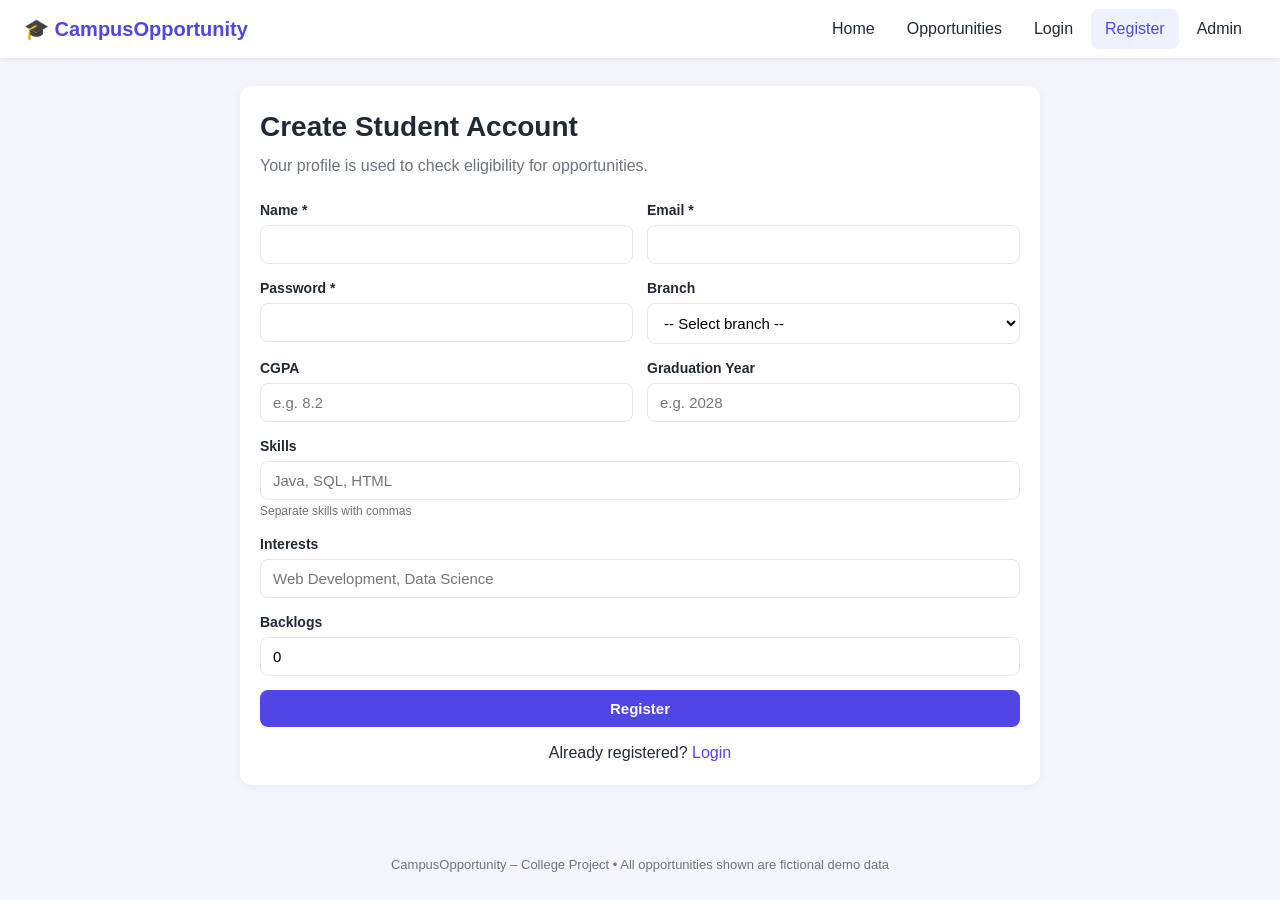
<file: register.html>
<!DOCTYPE html>
<html lang="en">
<head>
    <meta charset="UTF-8">
    <meta name="viewport" content="width=device-width, initial-scale=1.0">
    <title>Register - CampusOpportunity</title>
    <link rel="stylesheet" href="style.css">
</head>
<body>
<div id="navbar"></div>
<div class="container">
    <div class="card form-card form-wide">
        <h2 class="page-title">Create Student Account</h2>
        <p class="page-sub">Your profile is used to check eligibility for opportunities.</p>
        <div id="msg" class="message"></div>
        <div class="form-row">
            <div class="form-group"><label for="name">Name *</label><input type="text" id="name"></div>
            <div class="form-group"><label for="email">Email *</label><input type="email" id="email"></div>
        </div>
        <div class="form-row">
            <div class="form-group"><label for="password">Password *</label><input type="password" id="password"></div>
            <div class="form-group"><label for="branch">Branch</label><select id="branch"></select></div>
        </div>
        <div class="form-row">
            <div class="form-group"><label for="cgpa">CGPA</label>
                <input type="number" id="cgpa" step="0.01" min="0" max="10" placeholder="e.g. 8.2"></div>
            <div class="form-group"><label for="graduationYear">Graduation Year</label>
                <input type="number" id="graduationYear" min="2020" max="2040" placeholder="e.g. 2028"></div>
        </div>
        <div class="form-group"><label for="skills">Skills</label>
            <input type="text" id="skills" placeholder="Java, SQL, HTML">
            <div class="hint">Separate skills with commas</div></div>
        <div class="form-group"><label for="interests">Interests</label>
            <input type="text" id="interests" placeholder="Web Development, Data Science"></div>
        <div class="form-group"><label for="backlogs">Backlogs</label>
            <input type="number" id="backlogs" min="0" value="0"></div>
        <button class="btn btn-primary" style="width:100%" onclick="register()">Register</button>
        <p style="margin-top:14px;text-align:center">Already registered? <a href="login.html">Login</a></p>
    </div>
</div>
<footer>CampusOpportunity – College Project • All opportunities shown are fictional demo data</footer>
<script src="script.js"></script>
<script>
    renderNavbar("register.html");
    fillBranchSelect("branch", "-- Select branch --");

    async function register() {
        hideMessage("msg");
        const student = {
            name: document.getElementById("name").value.trim(),
            email: document.getElementById("email").value.trim(),
            password: document.getElementById("password").value,
            branch: document.getElementById("branch").value,
            cgpa: parseFloat(document.getElementById("cgpa").value) || 0,
            graduationYear: parseInt(document.getElementById("graduationYear").value) || null,
            skills: document.getElementById("skills").value.trim(),
            interests: document.getElementById("interests").value.trim(),
            backlogs: parseInt(document.getElementById("backlogs").value) || 0
        };
        if (!student.name || !student.email || !student.password) {
            showMessage("msg", "Name, email and password are required");
            return;
        }
        try {
            const saved = await apiRequest("/students/register", "POST", student);
            saveStudent(saved);
            window.location.href = "dashboard.html";
        } catch (e) {
            showMessage("msg", e.message);
        }
    }
</script>
</body>
</html>
</file>
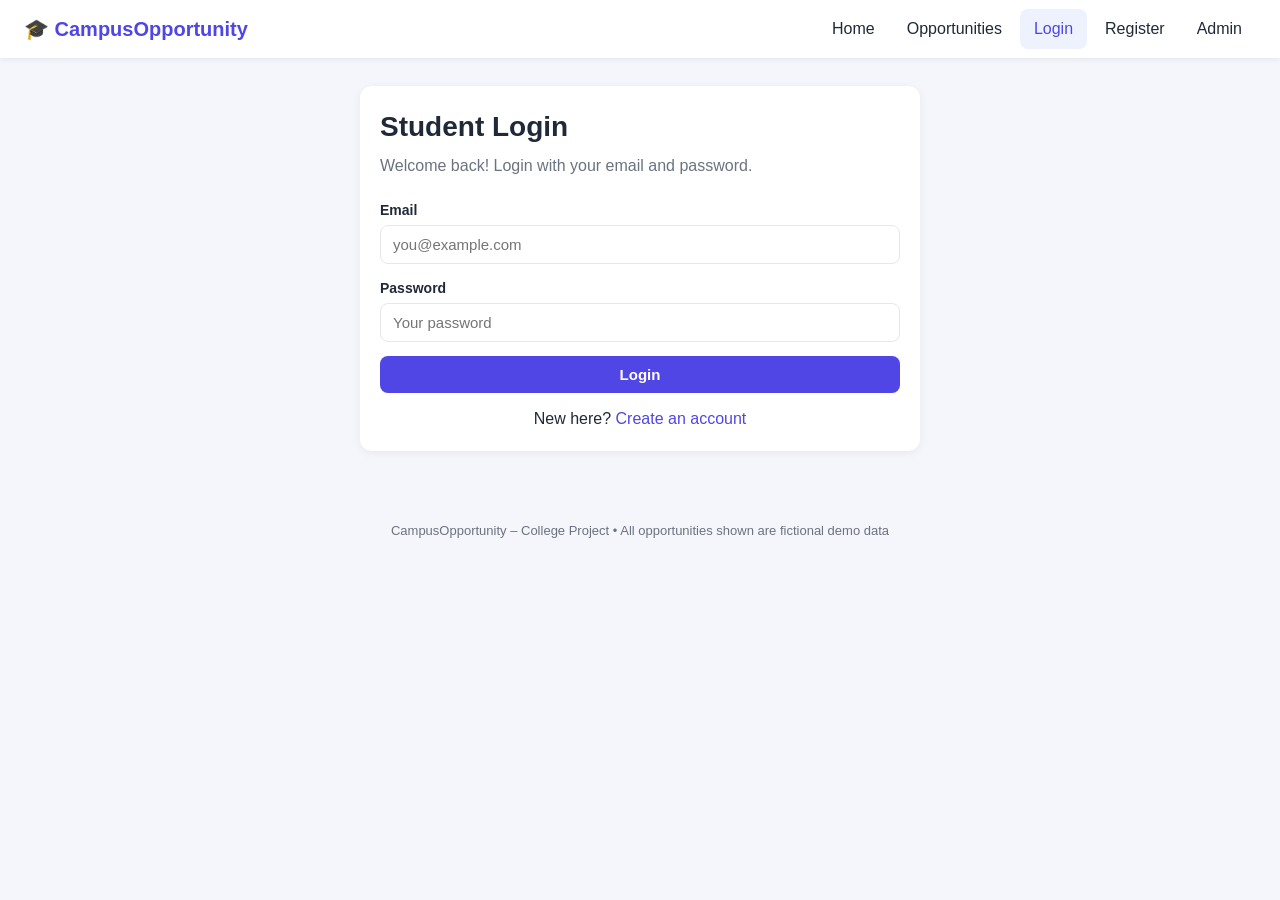
<file: saved.html>
<!DOCTYPE html>
<html lang="en">
<head>
    <meta charset="UTF-8">
    <meta name="viewport" content="width=device-width, initial-scale=1.0">
    <title>Saved - CampusOpportunity</title>
    <link rel="stylesheet" href="style.css">
</head>
<body>
<div id="navbar"></div>
<div class="container">
    <h2 class="page-title">Saved Opportunities</h2>
    <p class="page-sub">Opportunities you bookmarked for later.</p>
    <div id="msg" class="message"></div>
    <div class="grid" id="list">Loading...</div>
</div>
<footer>CampusOpportunity – College Project • All opportunities shown are fictional demo data</footer>
<script src="script.js"></script>
<script>
    const student = requireLogin();
    renderNavbar("saved.html");

    async function loadSaved() {
        try {
            const saved = await apiRequest("/saved/student/" + student.id);
            let html = "";
            saved.forEach(s => {
                html += opportunityCard(s.opportunity,
                    '<button class="btn btn-danger btn-sm" onclick="removeSaved(' + s.id + ')">Remove</button>');
            });
            document.getElementById("list").innerHTML = html ||
                '<div class="empty">Nothing saved yet. <a href="opportunities.html">Browse opportunities</a></div>';
        } catch (e) {
            document.getElementById("list").innerHTML = "";
            showMessage("msg", e.message);
        }
    }

    async function removeSaved(id) {
        try {
            await apiRequest("/saved/" + id, "DELETE");
            loadSaved();
        } catch (e) {
            showMessage("msg", e.message);
        }
    }

    if (student) loadSaved();
</script>
</body>
</html>
</file>
<file: style.css>
/* CampusOpportunity - simple, clean, responsive styling */
:root {
    --primary: #4f46e5;
    --primary-dark: #4338ca;
    --bg: #f4f6fb;
    --card: #ffffff;
    --text: #1f2937;
    --muted: #6b7280;
    --border: #e5e7eb;
    --green: #16a34a;
    --orange: #d97706;
    --red: #dc2626;
}

* { box-sizing: border-box; margin: 0; padding: 0; }

body {
    font-family: "Segoe UI", Arial, sans-serif;
    background: var(--bg);
    color: var(--text);
    line-height: 1.5;
}

a { color: var(--primary); text-decoration: none; }

/* ---------- navbar ---------- */
.navbar {
    background: var(--card);
    box-shadow: 0 1px 6px rgba(0, 0, 0, 0.08);
    padding: 0 24px;
    display: flex;
    align-items: center;
    justify-content: space-between;
    flex-wrap: wrap;
    position: sticky;
    top: 0;
    z-index: 10;
}
.brand { font-size: 20px; font-weight: 700; color: var(--primary); padding: 14px 0; }
.nav-links { display: flex; gap: 4px; flex-wrap: wrap; }
.nav-links a { padding: 8px 14px; border-radius: 8px; color: var(--text); font-weight: 500; }
.nav-links a:hover, .nav-links a.active { background: #eef2ff; color: var(--primary); }
.menu-btn { display: none; background: none; border: none; font-size: 24px; cursor: pointer; }

/* ---------- layout ---------- */
.container { max-width: 1100px; margin: 0 auto; padding: 28px 20px 50px; }
.page-title { font-size: 28px; margin-bottom: 6px; }
.page-sub { color: var(--muted); margin-bottom: 22px; }
.grid { display: grid; grid-template-columns: repeat(auto-fill, minmax(260px, 1fr)); gap: 18px; }
.empty { text-align: center; color: var(--muted); padding: 40px 10px; grid-column: 1 / -1; }

/* ---------- hero (home page) ---------- */
.hero {
    background: linear-gradient(135deg, #4f46e5, #7c3aed);
    color: white;
    text-align: center;
    padding: 80px 20px;
}
.hero h1 { font-size: 42px; margin-bottom: 14px; }
.hero p { max-width: 650px; margin: 0 auto 28px; font-size: 18px; opacity: 0.95; }
.hero .btn { margin: 6px; }
.btn-white { background: white; color: var(--primary); }
.btn-outline-white { background: transparent; color: white; border: 2px solid white; }

/* ---------- buttons ---------- */
.btn {
    display: inline-block;
    padding: 10px 20px;
    border: none;
    border-radius: 8px;
    font-size: 15px;
    font-weight: 600;
    cursor: pointer;
    text-align: center;
}
.btn-primary { background: var(--primary); color: white; }
.btn-primary:hover { background: var(--primary-dark); }
.btn-secondary { background: #e5e7eb; color: var(--text); }
.btn-success { background: var(--green); color: white; }
.btn-danger { background: var(--red); color: white; }
.btn-sm { padding: 7px 14px; font-size: 14px; }

/* ---------- cards ---------- */
.card {
    background: var(--card);
    border-radius: 12px;
    padding: 20px;
    box-shadow: 0 2px 8px rgba(0, 0, 0, 0.06);
}
.feature-card { text-align: center; }
.feature-card .icon { font-size: 36px; margin-bottom: 8px; }
.feature-card p { color: var(--muted); font-size: 14px; }

.opp-card h3 { margin: 10px 0 2px; font-size: 18px; }
.company { color: var(--muted); margin-bottom: 10px; }
.card-top { display: flex; justify-content: space-between; align-items: center; gap: 6px; flex-wrap: wrap; }
.info { list-style: none; font-size: 14px; margin-bottom: 14px; }
.info li { padding: 2px 0; }
.card-actions { display: flex; gap: 8px; flex-wrap: wrap; }

/* ---------- stats ---------- */
.stats { display: grid; grid-template-columns: repeat(auto-fit, minmax(190px, 1fr)); gap: 16px; margin-bottom: 26px; }
.stat { text-align: center; border-top: 4px solid var(--primary); }
.stat .number { font-size: 36px; font-weight: 700; color: var(--primary); }
.stat .label { color: var(--muted); }

.two-col { display: grid; grid-template-columns: 1fr 1fr; gap: 20px; }
.list-item { display: flex; justify-content: space-between; align-items: center; gap: 10px; padding: 10px 0; border-bottom: 1px solid var(--border); }
.list-item:last-child { border-bottom: none; }
.list-item small { color: var(--muted); }

/* ---------- badges ---------- */
.badge { display: inline-block; padding: 3px 10px; border-radius: 20px; font-size: 12px; font-weight: 600; background: #e5e7eb; color: #374151; }
.badge-open { background: #dcfce7; color: #166534; }
.badge-warning { background: #fef3c7; color: #92400e; }
.badge-closed { background: #fee2e2; color: #991b1b; }
.type-Internship { background: #dbeafe; color: #1e40af; }
.type-Hackathon { background: #ede9fe; color: #5b21b6; }
.type-Placement { background: #d1fae5; color: #065f46; }
.type-Scholarship { background: #fce7f3; color: #9d174d; }
.type-Competition { background: #ffedd5; color: #9a3412; }
.status-Applied { background: #dbeafe; color: #1e40af; }
.status-Assessment { background: #fef3c7; color: #92400e; }
.status-Interview { background: #ede9fe; color: #5b21b6; }
.status-Selected { background: #dcfce7; color: #166534; }
.status-Rejected { background: #fee2e2; color: #991b1b; }

/* ---------- forms ---------- */
.form-card { max-width: 560px; margin: 0 auto; }
.form-wide { max-width: 800px; }
.form-group { margin-bottom: 14px; }
label { display: block; font-weight: 600; margin-bottom: 4px; font-size: 14px; }
input, select, textarea {
    width: 100%;
    padding: 10px 12px;
    border: 1px solid var(--border);
    border-radius: 8px;
    font-size: 15px;
    font-family: inherit;
    background: white;
}
input:focus, select:focus, textarea:focus { outline: 2px solid #c7d2fe; border-color: var(--primary); }
input[readonly] { background: #f3f4f6; color: var(--muted); }
textarea { min-height: 90px; resize: vertical; }
.form-row { display: grid; grid-template-columns: 1fr 1fr; gap: 14px; }
.hint { color: var(--muted); font-size: 12px; margin-top: 2px; }

.message { display: none; padding: 10px 14px; border-radius: 8px; margin-bottom: 14px; font-size: 14px; }
.message.error { background: #fee2e2; color: #991b1b; }
.message.success { background: #dcfce7; color: #166534; }

/* ---------- filters ---------- */
.filters { display: grid; grid-template-columns: 2fr 1fr 1fr 1fr 1fr auto auto; gap: 10px; margin-bottom: 22px; align-items: end; }

/* ---------- details / eligibility ---------- */
.detail-row { display: flex; padding: 9px 0; border-bottom: 1px solid var(--border); gap: 10px; }
.detail-row .k { width: 180px; font-weight: 600; color: var(--muted); flex-shrink: 0; }
.detail-actions { display: flex; gap: 10px; flex-wrap: wrap; margin-top: 20px; }
.result-box { text-align: center; padding: 30px; border-radius: 12px; }
.result-ok { background: #dcfce7; color: #166534; }
.result-no { background: #fee2e2; color: #991b1b; }
.result-box h2 { margin-bottom: 8px; }
.reason-list { list-style: none; text-align: left; max-width: 520px; margin: 14px auto 0; }
.reason-list li { padding: 6px 0; font-weight: 500; }
.demo-note { background: #fef9c3; color: #854d0e; padding: 8px 12px; border-radius: 8px; font-size: 13px; margin-bottom: 14px; }

/* ---------- tables (applications / admin) ---------- */
.table-wrap { overflow-x: auto; }
table { width: 100%; border-collapse: collapse; background: white; border-radius: 12px; overflow: hidden; }
th, td { padding: 12px 14px; text-align: left; border-bottom: 1px solid var(--border); font-size: 14px; }
th { background: #eef2ff; color: var(--primary-dark); }

footer { text-align: center; color: var(--muted); font-size: 13px; padding: 20px; }

/* ---------- responsive ---------- */
@media (max-width: 900px) {
    .filters { grid-template-columns: 1fr 1fr; }
    .two-col, .form-row { grid-template-columns: 1fr; }
}
@media (max-width: 700px) {
    .menu-btn { display: block; }
    .nav-links { display: none; width: 100%; flex-direction: column; padding-bottom: 10px; }
    .nav-links.open { display: flex; }
    .hero h1 { font-size: 30px; }
    .detail-row { flex-direction: column; gap: 0; }
}
</file>
